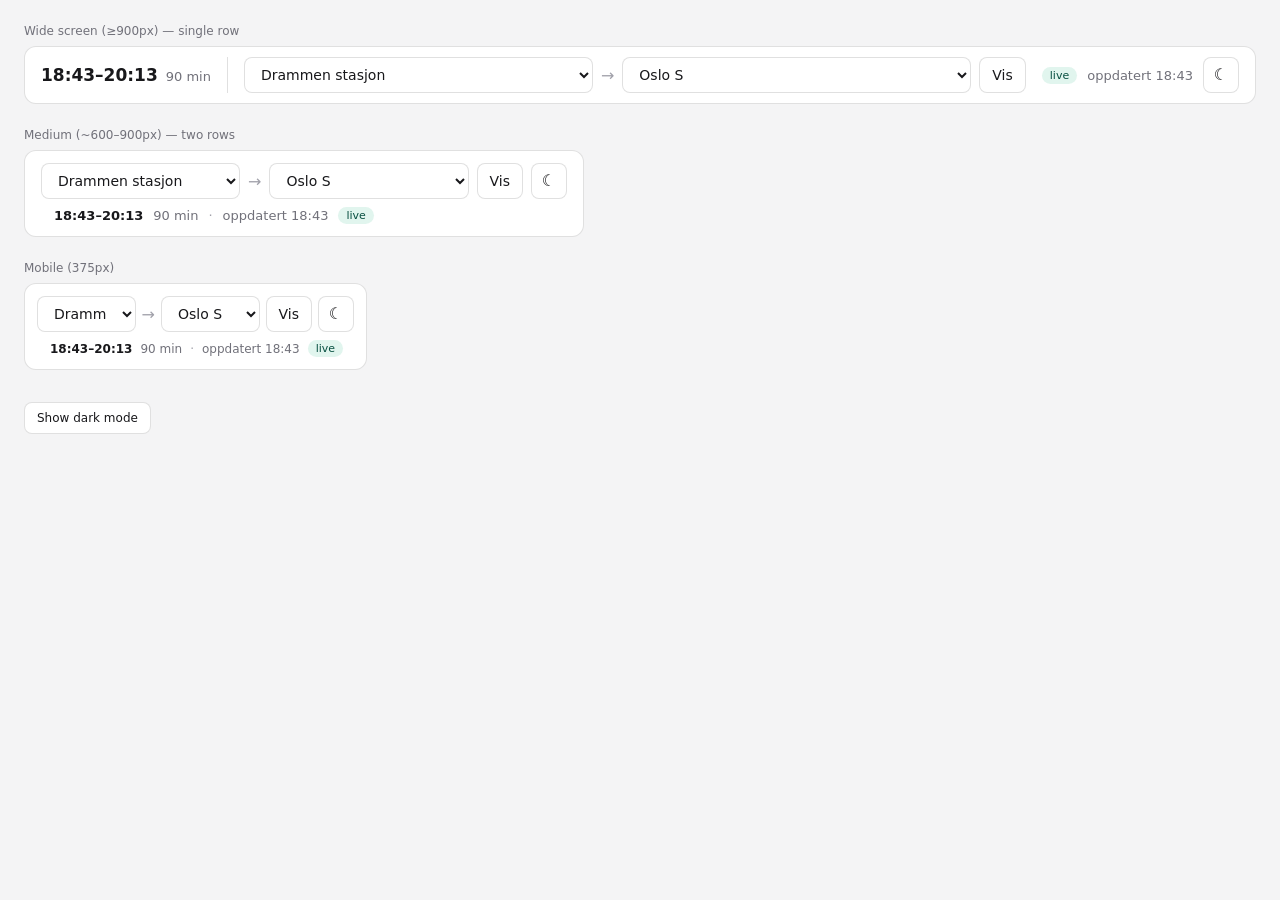
<file: togpuls/design/header-mockup.html>
<!doctype html>
<html lang="no">
<head>
<meta charset="utf-8" />
<meta name="viewport" content="width=device-width,initial-scale=1" />
<title>togpuls — header design (mockup)</title>
<style>
  :root {
    --bg: #f4f4f5;
    --surface: #ffffff;
    --border: rgba(0, 0, 0, 0.12);
    --text: #18181b;
    --text-muted: #71717a;
    --text-faint: #a1a1aa;
    --success-bg: #e1f5ee;
    --success-text: #085041;
    --radius: 12px;
    --ctrl-h: 36px;
  }
  [data-theme="dark"] {
    --bg: #18181b;
    --surface: #232327;
    --border: rgba(255, 255, 255, 0.14);
    --text: #f4f4f5;
    --text-muted: #a1a1aa;
    --text-faint: #71717a;
    --success-bg: #085041;
    --success-text: #9fe1cb;
  }
  body {
    margin: 0; padding: 24px;
    background: var(--bg); color: var(--text);
    font-family: system-ui, sans-serif;
  }
  .label { font-size: 12px; color: var(--text-muted); margin: 24px 0 8px; }
  .label:first-child { margin-top: 0; }

  select, button {
    height: var(--ctrl-h);
    box-sizing: border-box;
    font: inherit; font-size: 14px;
    color: var(--text);
    background: var(--surface);
    border: 1px solid var(--border);
    border-radius: 8px;
    padding: 0 12px;
  }
  button { cursor: pointer; }
  button:hover { border-color: var(--text-faint); }
  .icon-btn {
    width: var(--ctrl-h); padding: 0;
    display: flex; align-items: center; justify-content: center;
    font-size: 16px; line-height: 1;
  }

  .hdr {
    background: var(--surface);
    border: 1px solid var(--border);
    border-radius: var(--radius);
    padding: 12px 16px;
  }
  .route { display: flex; align-items: center; gap: 8px; flex: 1; min-width: 0; }
  .route select { flex: 1; min-width: 0; }
  .route-arrow { color: var(--text-faint); user-select: none; }
  .meta {
    display: flex; align-items: center; flex-wrap: wrap;
    gap: 10px;
    font-size: 13px; color: var(--text-muted);
  }
  .meta .win { font-weight: 600; color: var(--text); }
  .meta .dot { color: var(--text-faint); }
  .badge {
    background: var(--success-bg); color: var(--success-text);
    font-size: 11px; padding: 2px 8px; border-radius: 999px;
  }

  .hdr-wide { display: flex; align-items: center; gap: 16px; padding: 10px 16px; }
  .hdr-wide .win-block { display: flex; align-items: baseline; gap: 8px; flex-shrink: 0; }
  .hdr-wide .win-block .win { font-size: 17px; font-weight: 600; }
  .hdr-wide .win-block .dur { font-size: 13px; color: var(--text-muted); }
  .hdr-wide .sep { width: 1px; align-self: stretch; background: var(--border); }
  .hdr-wide .right {
    display: flex; align-items: center; gap: 10px; flex-shrink: 0;
    font-size: 13px; color: var(--text-muted);
  }

  .hdr-stacked .meta { margin-top: 8px; padding-left: 13px; }

  .frame-mid { width: 560px; max-width: 100%; }
  .frame-mobile { width: 343px; max-width: 100%; }
  .frame-mobile .hdr { padding: 12px; }
  .frame-mobile .route { gap: 6px; }
  .frame-mobile .meta { font-size: 12px; gap: 8px; }
</style>
</head>
<body>

<div class="label">Wide screen (≥900px) — single row</div>
<header class="hdr hdr-wide">
  <div class="win-block">
    <span class="win">18:43–20:13</span>
    <span class="dur">90 min</span>
  </div>
  <div class="sep"></div>
  <div class="route">
    <select aria-label="From"><option>Drammen stasjon</option></select>
    <span class="route-arrow" aria-hidden="true">→</span>
    <select aria-label="To"><option>Oslo S</option></select>
    <button type="button">Vis</button>
  </div>
  <div class="right">
    <span class="badge">live</span>
    <span>oppdatert 18:43</span>
    <button type="button" class="icon-btn" aria-label="Toggle theme">☾</button>
  </div>
</header>

<div class="label">Medium (~600–900px) — two rows</div>
<div class="frame-mid">
  <header class="hdr hdr-stacked">
    <div class="route">
      <select aria-label="From"><option>Drammen stasjon</option></select>
      <span class="route-arrow" aria-hidden="true">→</span>
      <select aria-label="To"><option>Oslo S</option></select>
      <button type="button">Vis</button>
      <button type="button" class="icon-btn" aria-label="Toggle theme">☾</button>
    </div>
    <div class="meta">
      <span class="win">18:43–20:13</span>
      <span>90 min</span>
      <span class="dot">·</span>
      <span>oppdatert 18:43</span>
      <span class="badge">live</span>
    </div>
  </header>
</div>

<div class="label">Mobile (375px)</div>
<div class="frame-mobile">
  <header class="hdr hdr-stacked">
    <div class="route">
      <select aria-label="From"><option>Drammen st.</option></select>
      <span class="route-arrow" aria-hidden="true">→</span>
      <select aria-label="To"><option>Oslo S</option></select>
      <button type="button">Vis</button>
      <button type="button" class="icon-btn" aria-label="Toggle theme">☾</button>
    </div>
    <div class="meta">
      <span class="win">18:43–20:13</span>
      <span>90 min</span>
      <span class="dot">·</span>
      <span>oppdatert 18:43</span>
      <span class="badge">live</span>
    </div>
  </header>
</div>

<div class="label" style="margin-top: 32px;">
  <button type="button" onclick="document.documentElement.toggleAttribute('data-theme') ? document.documentElement.setAttribute('data-theme','dark') : null; this.textContent = document.documentElement.hasAttribute('data-theme') ? 'Show light mode' : 'Show dark mode';"
    style="height: 32px; font-size: 12px;">Show dark mode</button>
</div>

</body>
</html>
</file>
